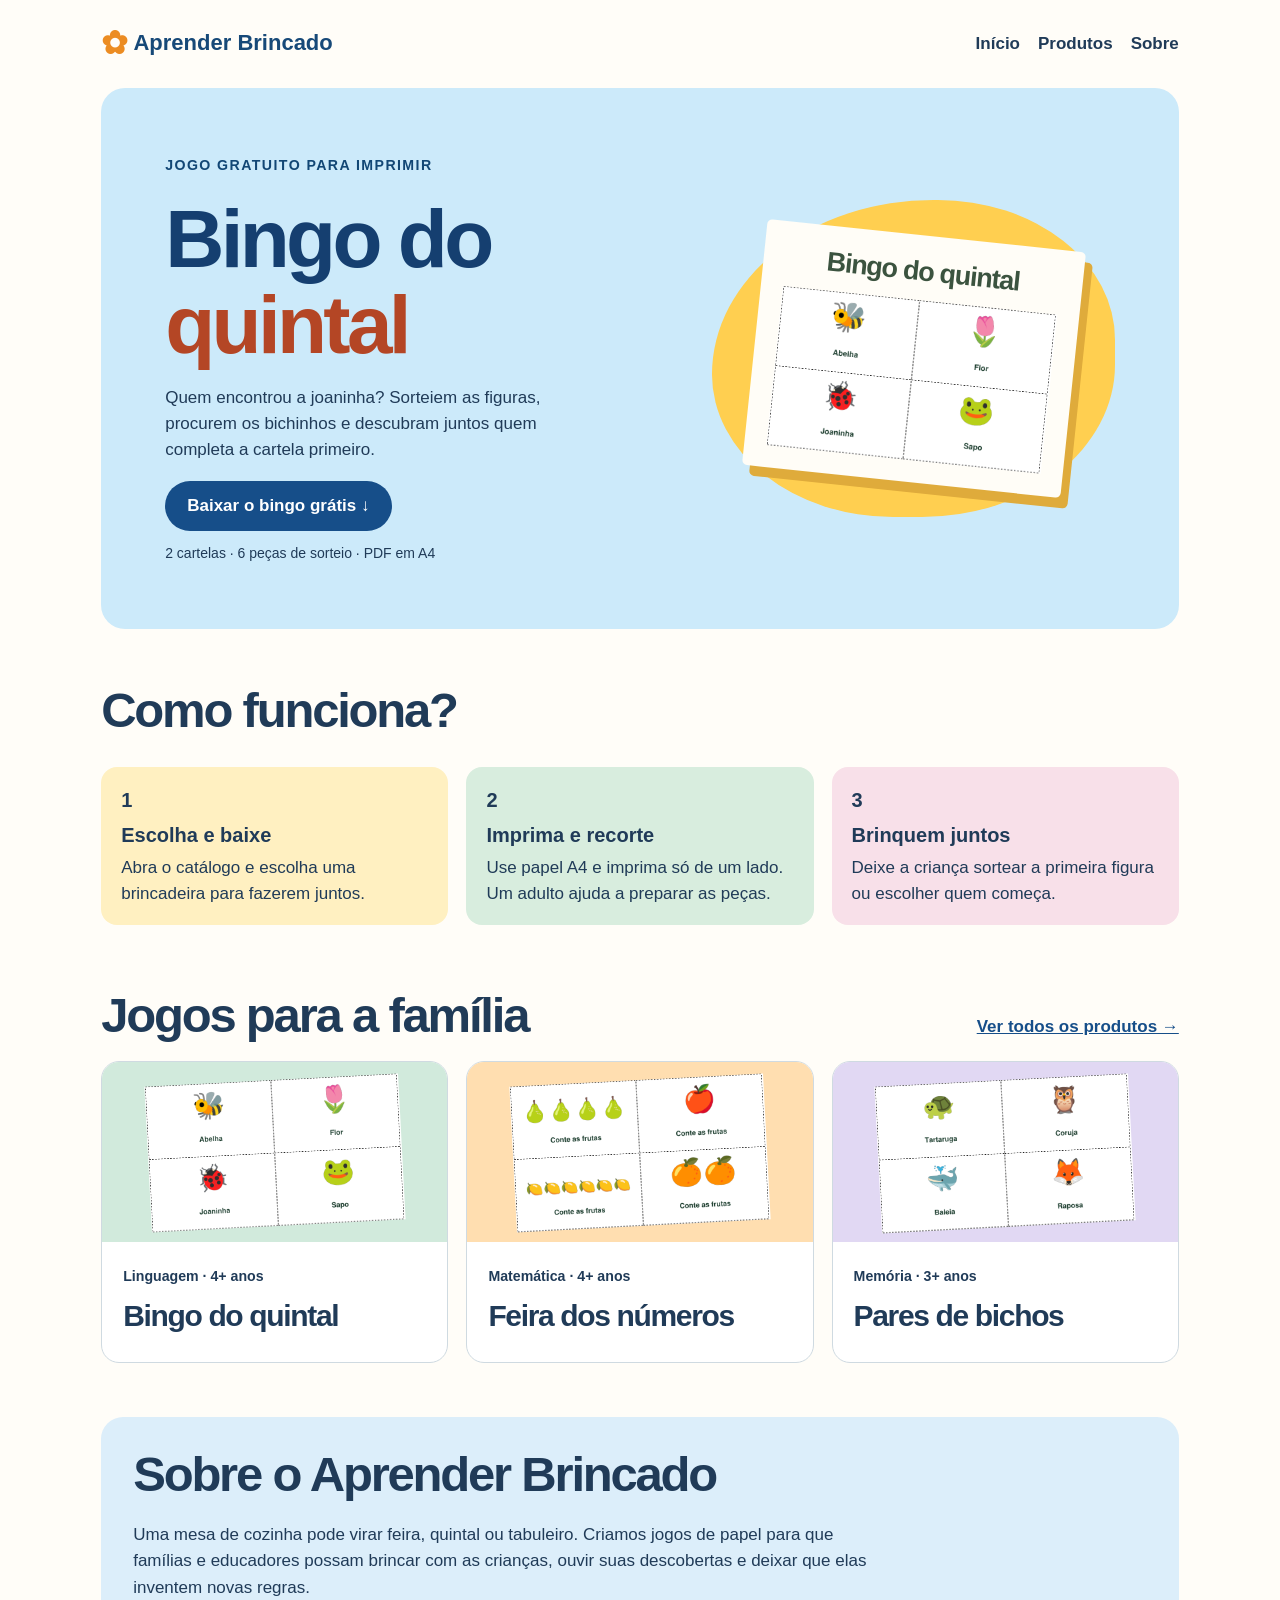
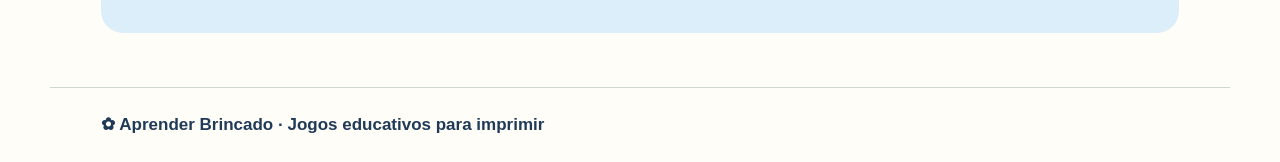
<file: index.html>
<!doctype html>
<html lang="pt-BR"><head><meta charset="utf-8"><meta name="viewport" content="width=device-width, initial-scale=1"><title>Início | Aprender Brincado</title><link rel="stylesheet" href="style.css"></head><body><header><a class="brand" href="index.html"><span aria-hidden="true">✿</span> Aprender Brincado</a><nav aria-label="Principal"><a href="index.html">Início</a><a href="produtos.html">Produtos</a><a href="index.html#sobre">Sobre</a></nav></header><main><section class="hero"><div><small>JOGO GRATUITO PARA IMPRIMIR</small><h1>Bingo do<br><em>quintal</em></h1><p>Quem encontrou a joaninha? Sorteiem as figuras, procurem os bichinhos e descubram juntos quem completa a cartela primeiro.</p><a class="btn" href="materiais/bingo-do-quintal.pdf" download>Baixar o bingo grátis ↓</a><p class="meta">2 cartelas · 6 peças de sorteio · PDF em A4</p></div><div class="mock"><div class="paper"><b>Bingo do quintal</b><img src="imagens/bingo-do-quintal.png" alt="Cartela com abelha, flor, joaninha e sapo"></div></div></section>
<section id="imprimir"><h2>Como funciona?</h2><ol class="steps"><li><b>Escolha e baixe</b>Abra o catálogo e escolha uma brincadeira para fazerem juntos.</li><li><b>Imprima e recorte</b>Use papel A4 e imprima só de um lado. Um adulto ajuda a preparar as peças.</li><li><b>Brinquem juntos</b>Deixe a criança sortear a primeira figura ou escolher quem começa.</li></ol></section>
<section id="vitrine"><div class="sectionhead"><h2>Jogos para a família</h2><a href="produtos.html">Ver todos os produtos →</a></div><div class="cards"><a class="cover" href="produtos.html#bingo-do-quintal"><div class="art"><img src="imagens/bingo-do-quintal.png" alt="Amostra das peças de Bingo do quintal"></div><div class="inside"><small>Linguagem · 4+ anos</small><h3>Bingo do quintal</h3></div></a><a class="cover" href="produtos.html#feira-dos-numeros"><div class="art"><img src="imagens/feira-dos-numeros.png" alt="Amostra das peças de Feira dos números"></div><div class="inside"><small>Matemática · 4+ anos</small><h3>Feira dos números</h3></div></a><a class="cover" href="produtos.html#pares-de-bichos"><div class="art"><img src="imagens/pares-de-bichos.png" alt="Amostra das peças de Pares de bichos"></div><div class="inside"><small>Memória · 3+ anos</small><h3>Pares de bichos</h3></div></a></div></section><section id="sobre"><h2>Sobre o Aprender Brincado</h2><p>Uma mesa de cozinha pode virar feira, quintal ou tabuleiro. Criamos jogos de papel para que famílias e educadores possam brincar com as crianças, ouvir suas descobertas e deixar que elas inventem novas regras.</p></section></main><footer>✿ Aprender Brincado · Jogos educativos para imprimir</footer></body></html>
</file>
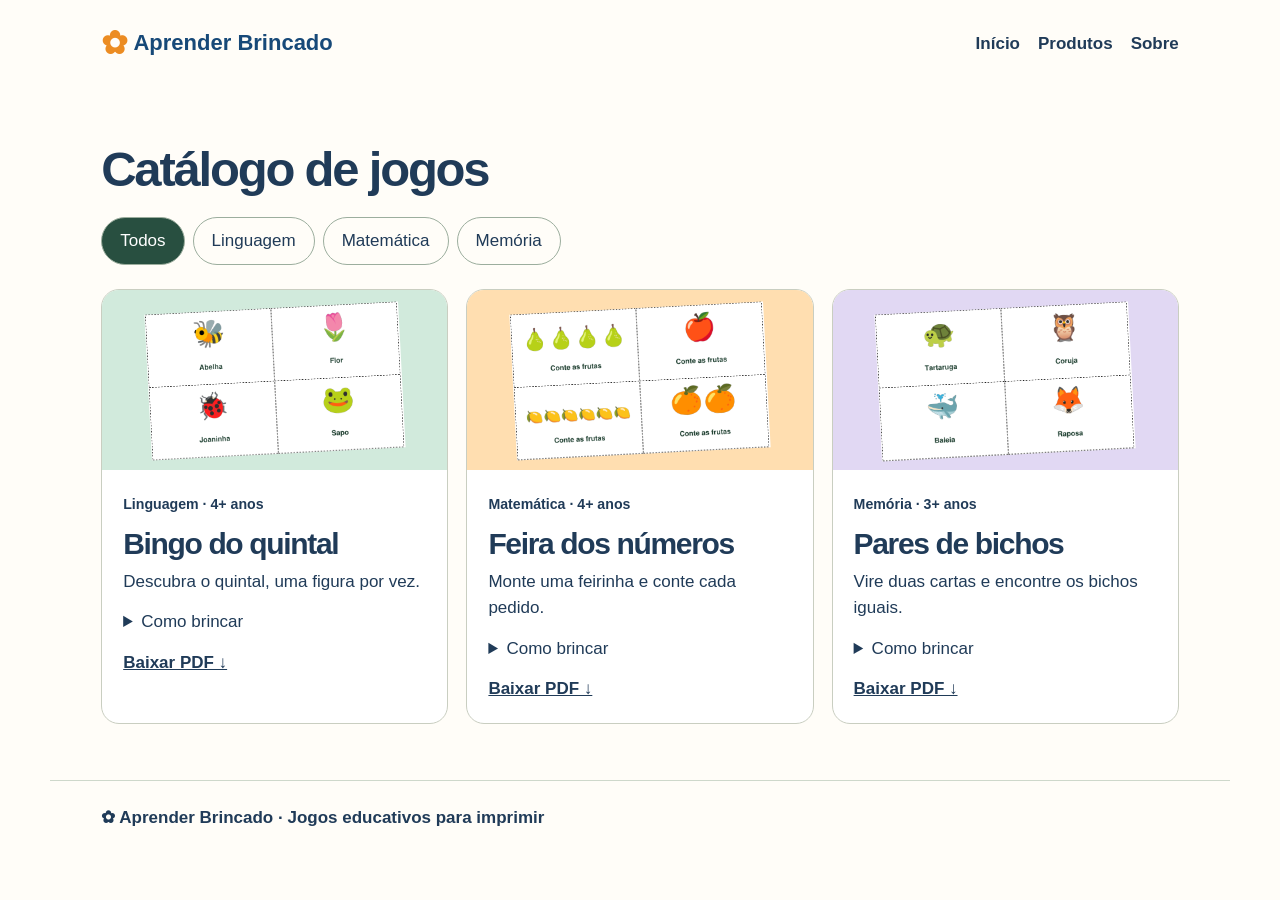
<file: produtos.html>
<!doctype html>
<html lang="pt-BR"><head><meta charset="utf-8"><meta name="viewport" content="width=device-width, initial-scale=1"><title>Produtos | Aprender Brincado</title><link rel="stylesheet" href="style.css"><script defer src="catalogo.js"></script></head><body><header><a class="brand" href="index.html"><span aria-hidden="true">✿</span> Aprender Brincado</a><nav aria-label="Principal"><a href="index.html">Início</a><a href="produtos.html">Produtos</a><a href="index.html#sobre">Sobre</a></nav></header><main><section id="jogos"><h2>Catálogo de jogos</h2><div class="filters" hidden aria-label="Filtrar jogos" role="group"><button aria-pressed="true">Todos</button><button aria-pressed="false">Linguagem</button><button aria-pressed="false">Matemática</button><button aria-pressed="false">Memória</button></div><span class="sr" role="status"></span><div class="cards"><article data-topic="Linguagem" id="bingo-do-quintal"><div class="art"><img src="imagens/bingo-do-quintal.png" alt="Amostra das peças de Bingo do quintal"></div><div class="inside"><small>Linguagem · 4+ anos</small><h3>Bingo do quintal</h3><p>Descubra o quintal, uma figura por vez.</p><details><summary>Como brincar</summary><p><strong>Objetivo</strong> — Nomear figuras e relacionar a palavra ouvida à imagem.</p><p>Entregue uma cartela a cada jogador. Recorte as peças da última folha e sorteie uma por vez. Diga o nome em voz alta. Quem tiver a figura cobre a casa com um pedacinho de papel. Ganha quem completar a cartela.</p></details><a download href="materiais/bingo-do-quintal.pdf" aria-label="Baixar PDF de Bingo do quintal">Baixar PDF ↓</a></div></article><article data-topic="Matemática" id="feira-dos-numeros"><div class="art"><img src="imagens/feira-dos-numeros.png" alt="Amostra das peças de Feira dos números"></div><div class="inside"><small>Matemática · 4+ anos</small><h3>Feira dos números</h3><p>Monte uma feirinha e conte cada pedido.</p><details><summary>Como brincar</summary><p><strong>Objetivo</strong> — Associar números de 1 a 6 às quantidades correspondentes.</p><p>Recorte as seis fichas de pedidos e as seis bancas. Escolha um pedido, conte as frutas de cada banca e encontre a quantidade pedida. Troquem de papel e confiram juntos.</p></details><a download href="materiais/feira-dos-numeros.pdf" aria-label="Baixar PDF de Feira dos números">Baixar PDF ↓</a></div></article><article data-topic="Memória" id="pares-de-bichos"><div class="art"><img src="imagens/pares-de-bichos.png" alt="Amostra das peças de Pares de bichos"></div><div class="inside"><small>Memória · 3+ anos</small><h3>Pares de bichos</h3><p>Vire duas cartas e encontre os bichos iguais.</p><details><summary>Como brincar</summary><p><strong>Objetivo</strong> — Reconhecer pares e lembrar a posição das figuras.</p><p>Recorte as cartas e embaralhe. Coloque todas com o desenho para baixo. Cada jogador vira duas. Se forem iguais, guarda o par. Se forem diferentes, vira novamente. Revezem até encontrar os seis pares.</p></details><a download href="materiais/pares-de-bichos.pdf" aria-label="Baixar PDF de Pares de bichos">Baixar PDF ↓</a></div></article></div></section>
</main><footer>✿ Aprender Brincado · Jogos educativos para imprimir</footer></body></html>
</file>
<file: style.css>
*{box-sizing:border-box}body{margin:0;background:#fffcf3;color:#213e34;font:17px/1.55 'Nunito','Trebuchet MS',sans-serif}header,main,footer{max-width:1180px;margin:auto;padding-inline:clamp(18px,4vw,58px)}header{display:flex;align-items:center;justify-content:space-between;min-height:82px;gap:15px}a{color:inherit}nav,.filters{display:flex;gap:18px;flex-wrap:wrap}nav a,.brand{text-decoration:none;font-weight:bold}.brand{font-size:22px}.brand span{color:#b74d24;font-size:32px;vertical-align:middle}h1,h2,h3,.paper b{font-family:'DM Serif Text',Georgia,serif;line-height:1.04}h1{font-size:clamp(48px,6.4vw,86px);margin:18px 0}h1 em{color:#92501e}h2{font-size:clamp(32px,4vw,49px);margin:0 0 22px}h3{font-size:30px;margin:10px 0}.hero{background:#f8df93;border-radius:25px;padding:clamp(24px,5vw,64px);display:grid;grid-template-columns:1.3fr 1fr;gap:24px;align-items:center}.hero p{max-width:430px}.hero small{letter-spacing:.1em}.btn,article a{display:inline-block;font-weight:bold}.btn{border-radius:30px;background:#234c3d;padding:12px 22px;color:white;text-decoration:none}.mock{padding:18px;display:grid;place-items:center;background:radial-gradient(#bd8b46 1px,transparent 2px) 0 0/17px 17px}.paper{width:min(100%,270px);padding:22px;background:#fffdf7;text-align:center;transform:rotate(6deg);box-shadow:6px 8px 0 #c39750;border-radius:5px}.paper b{font-size:27px}.squares{display:grid;grid-template-columns:1fr 1fr;margin-top:15px}.squares i{font-style:normal;font-size:clamp(28px,4vw,56px);border:1px dashed #938e78}#jogos,#imprimir{margin:56px 0}.filters{gap:8px;margin-bottom:24px}button{border:1px solid #9cae9e;background:transparent;color:inherit;border-radius:30px;padding:10px 18px;font:inherit;cursor:pointer}button[aria-pressed=true]{color:white;background:#284f40}.cards{display:grid;grid-template-columns:repeat(3,1fr);gap:18px}article{border:1px solid #c9cec1;border-radius:18px;overflow:hidden;background:#fff}.art{display:grid;place-items:center;height:125px;background:#cbe8d0}.art span{font-size:68px;transform:rotate(-8deg)}article:nth-child(2) .art{background:#ffdeb0}article:nth-child(3) .art{background:#e1d8f3}.inside{padding:21px}.inside p{margin:10px 0}.inside small,small{font-weight:bold}details{margin:14px 0}summary{cursor:pointer}#imprimir{border-top:2px dashed #bccab7;padding-top:36px}li{margin:9px 0}footer{padding-block:24px;border-top:1px solid #ced8cb;font-weight:bold}[hidden]{display:none!important}.sr{position:absolute;width:1px;height:1px;overflow:hidden;clip-path:inset(50%)}:focus-visible{outline:3px solid #993900;outline-offset:3px}@media(max-width:740px){header{flex-wrap:wrap;padding-block:12px}nav{font-size:15px}.hero{grid-template-columns:1fr}.mock{padding:10px}.paper{width:185px;padding:12px}.cards{grid-template-columns:1fr}.art{height:108px}}

body{background:#fffdf8;color:#203b58}header{min-height:88px}.brand{color:#174978}.brand span{color:#ec8c22}nav a:hover,.sectionhead a:hover{text-decoration:underline}.hero{background:#cceafa;border-radius:24px;overflow:hidden}.hero small{color:#124775}.hero h1,h2,h3,.paper b{font-family:'Nunito','Trebuchet MS',sans-serif;font-weight:900;letter-spacing:-.045em}.hero h1{color:#153f70}.hero h1 em{color:#b44625;font-style:normal}.btn{background:#164e89}.hero .meta{font-size:14px;margin:12px 0 0}.mock{background:#ffcf50;border-radius:55% 44% 48% 45%;padding:35px 15px}.paper{width:min(100%,320px);box-shadow:8px 10px 0 #dfab3b;color:#3b533f}.paper img{width:100%;display:block;margin:12px 0 0}.steps{padding:0;list-style:none;counter-reset:step;display:grid;grid-template-columns:repeat(3,1fr);gap:18px}.steps li{counter-increment:step;background:#fff0c1;border-radius:16px;padding:18px 20px}.steps li:nth-child(2){background:#d8edde}.steps li:nth-child(3){background:#f8e0e9}.steps li:before{content:counter(step);font-weight:bold;font-size:20px}.steps b{display:block;font-size:20px;margin:4px 0}.sectionhead{display:flex;align-items:baseline;justify-content:space-between;gap:15px;flex-wrap:wrap;margin-bottom:20px}.sectionhead h2{margin:0}.sectionhead a{font-weight:bold;color:#164e89}.cover{display:block;text-decoration:none;border:1px solid #cfdae1;border-radius:18px;overflow:hidden;background:white}.cover:hover h3{text-decoration:underline}.art{height:180px;padding:18px;background:#d1eadc}.art img{display:block;width:82%;height:100%;object-fit:contain;transform:rotate(-3deg)}.cover:nth-child(2) .art{background:#ffdeb0}.cover:nth-child(3) .art{background:#e1d8f3}#sobre{background:#dceefa;border-radius:22px;margin:54px 0;padding:32px}#sobre p{max-width:740px;margin-bottom:0}#imprimir{border:0;padding:0}article{scroll-margin-top:18px}.sectionhead a:focus-visible,.cover:focus-visible{outline-offset:2px}@media(max-width:740px){.steps{grid-template-columns:1fr;gap:8px}.steps li{margin:0}.hero{gap:20px}.mock{max-width:280px;width:100%;justify-self:center}.art{height:155px}}
</file>
